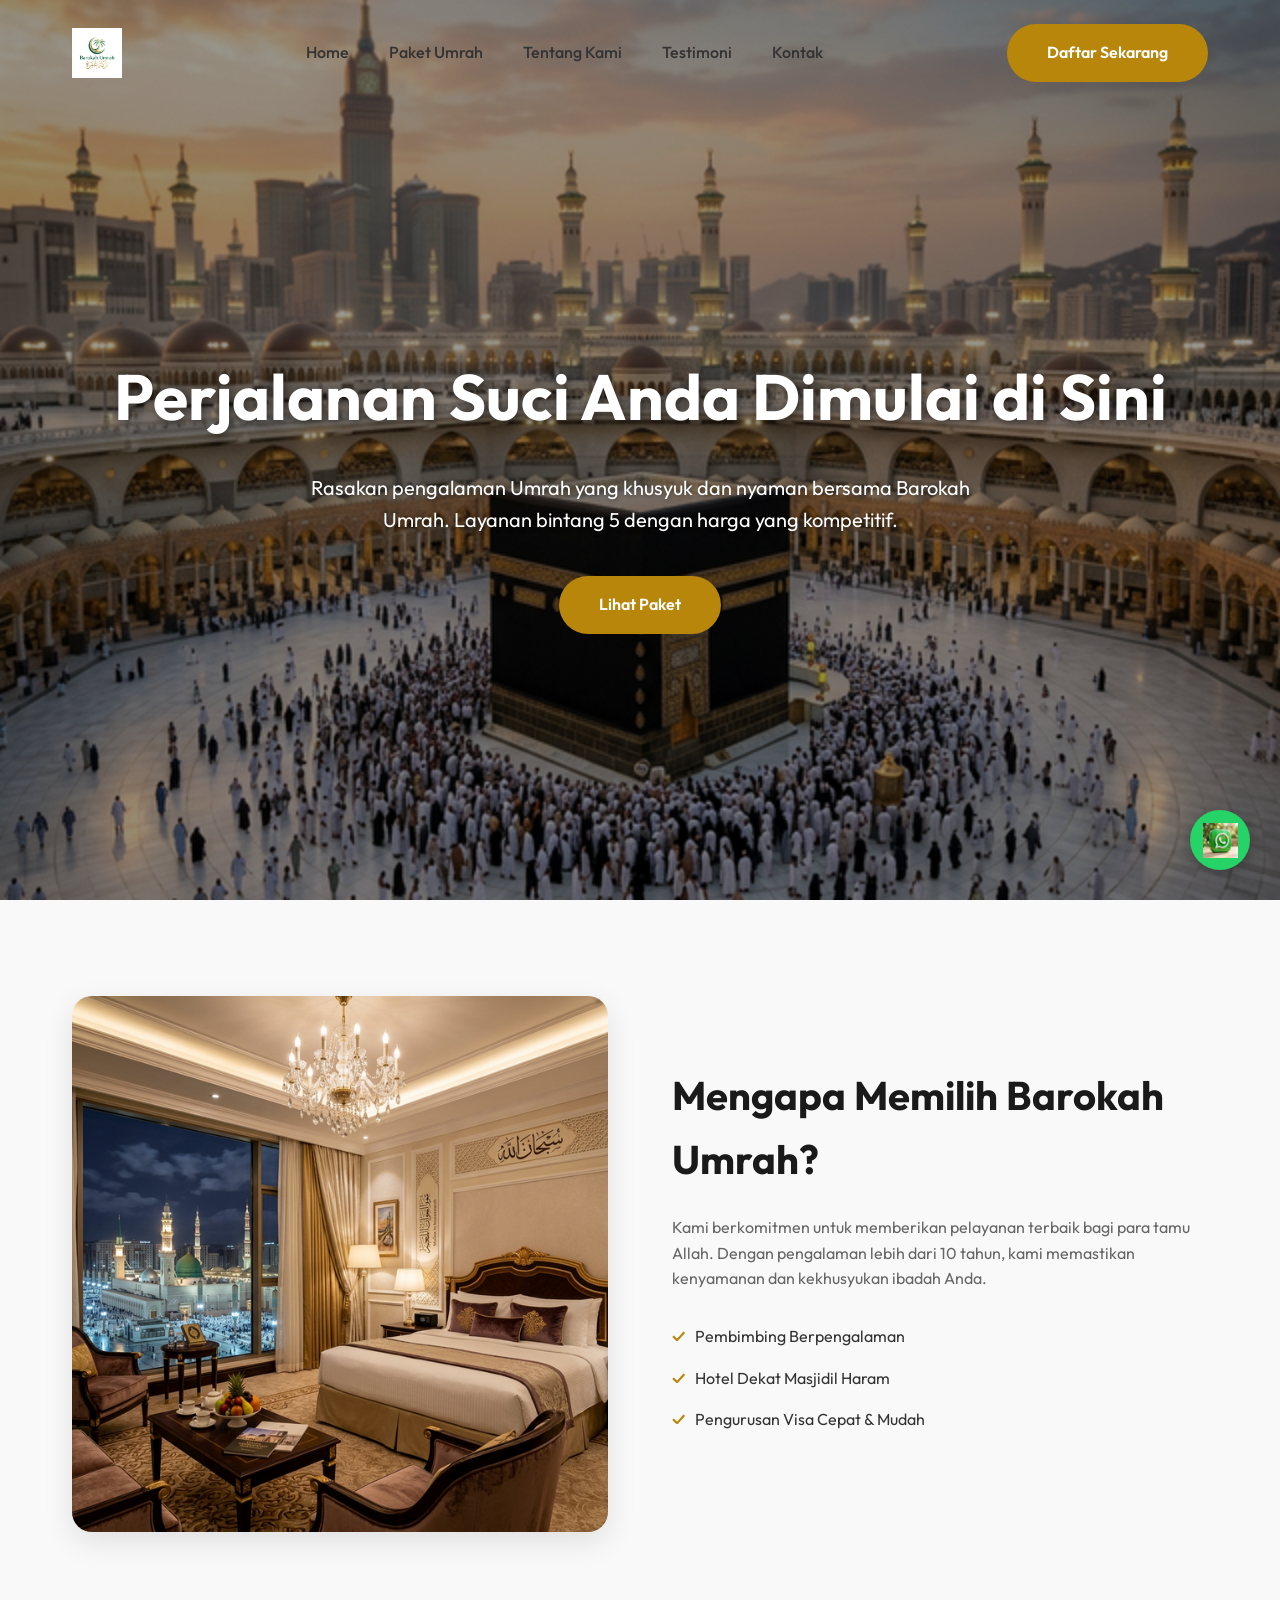
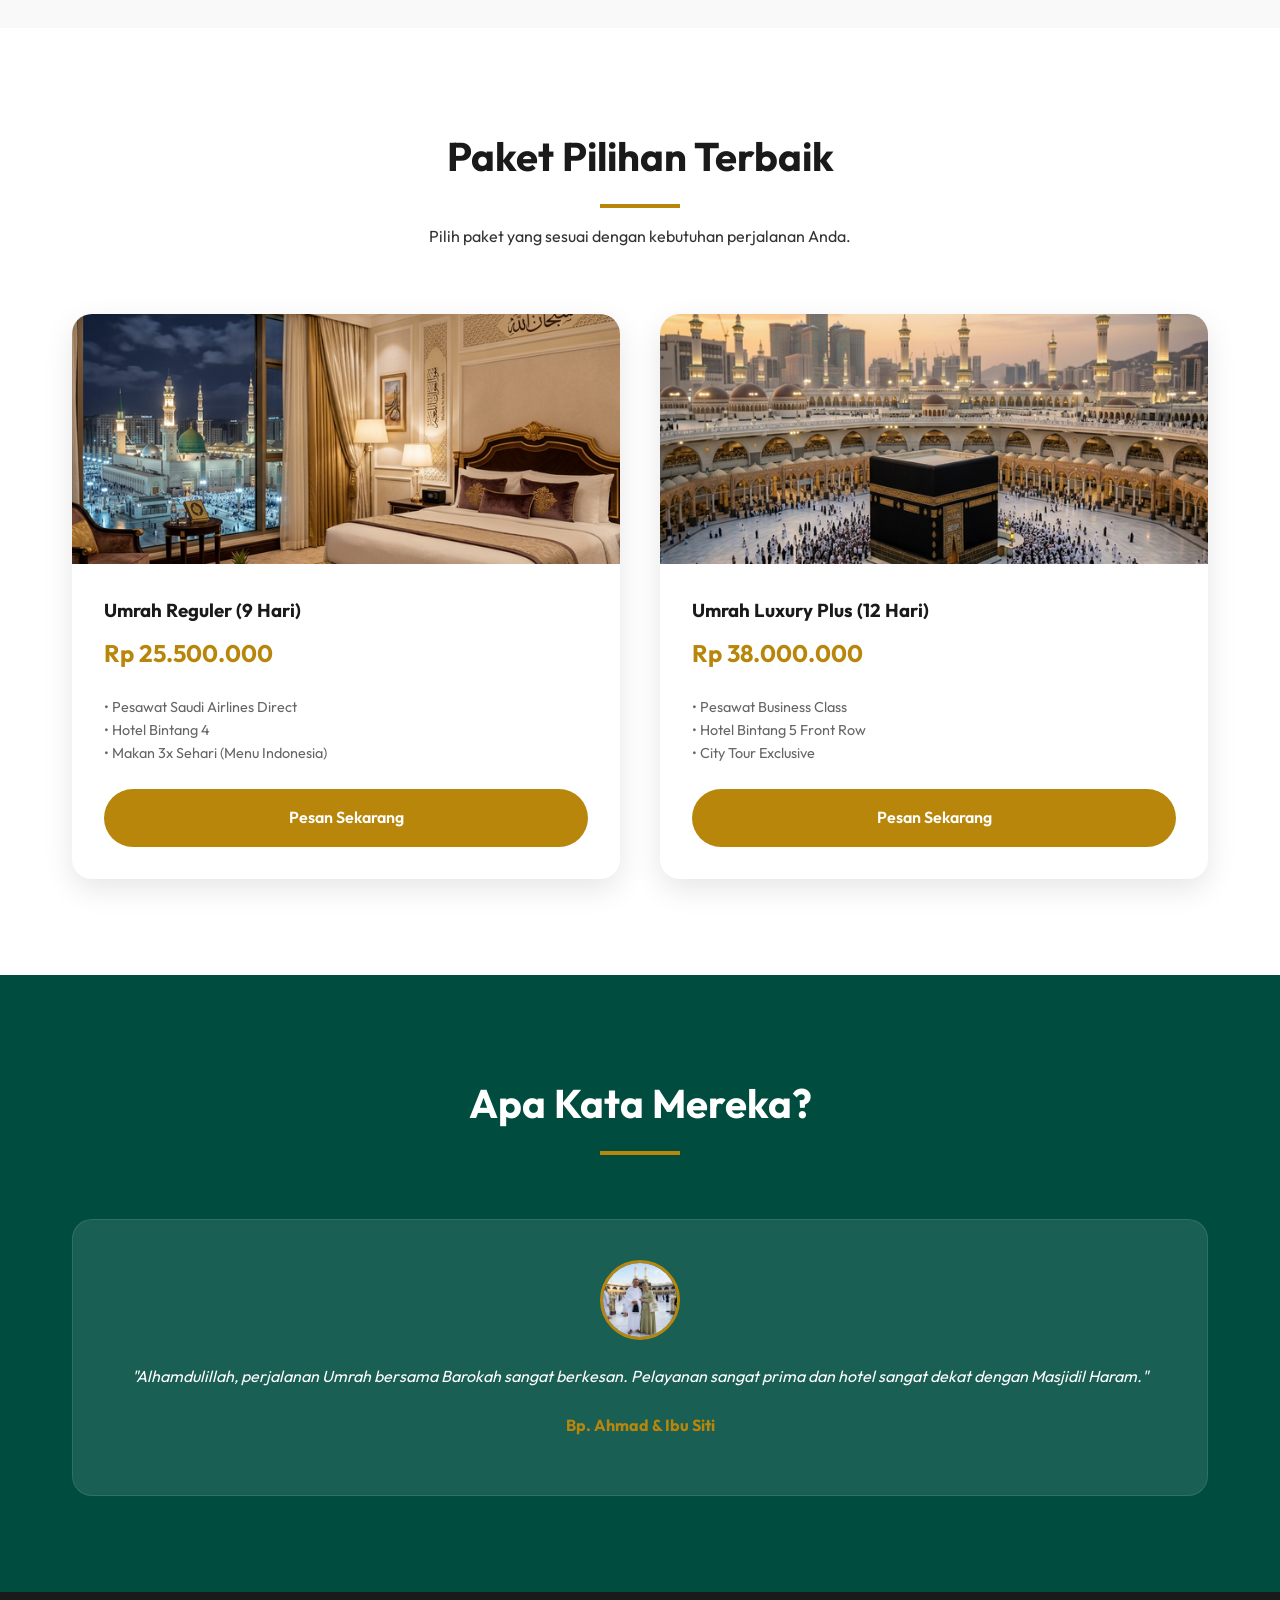
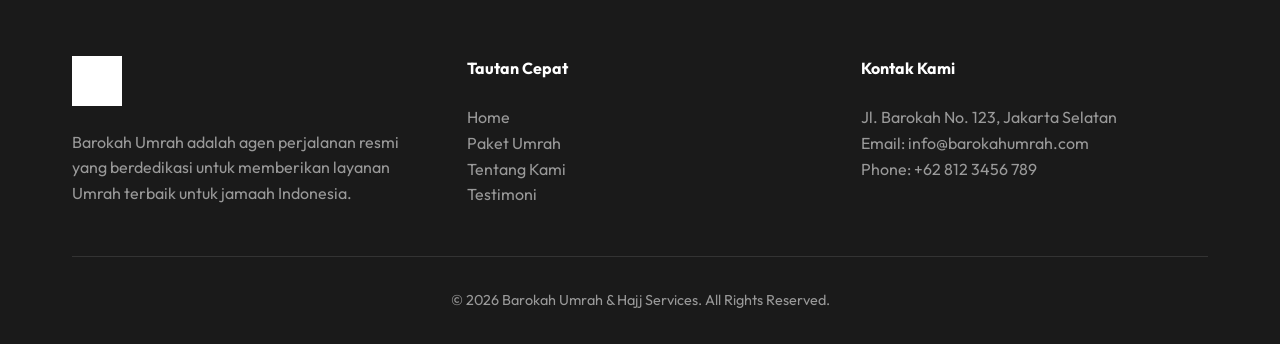
<file: index.html>
<!DOCTYPE html>
<html lang="id">
<head>
    <meta charset="UTF-8">
    <meta name="viewport" content="width=device-width, initial-scale=1.0">
    <title>Barokah Umrah - Perjalanan Suci Penuh Berkah</title>
    <meta name="description" content="Layanan Umrah Terbaik di Indonesia. Paket Umrah Bintang 5 dengan harga terjangkau. Daftar sekarang untuk perjalanan suci Anda.">
    
    <!-- Google Fonts -->
    <link rel="preconnect" href="https://fonts.googleapis.com">
    <link rel="preconnect" href="https://fonts.gstatic.com" crossorigin>
    <link href="https://fonts.googleapis.com/css2?family=Outfit:wght@300;400;500;600;700&display=swap" rel="stylesheet">
    
    <!-- CSS -->
    <link rel="stylesheet" href="assets/css/style.css">
</head>
<body>

    <!-- Components will be loaded here -->
    <div id="navbar-placeholder"></div>
    <div id="header-placeholder"></div>

    <!-- Main Content -->
    <main>
        <!-- Info Section -->
        <section class="section" id="tentang">
            <div class="container" style="display: flex; align-items: center; gap: 4rem; flex-wrap: wrap;">
                <div style="flex: 1; min-width: 300px;">
                    <img src="assets/images/paket-umrah.jpg" alt="About Us" style="border-radius: 20px; box-shadow: var(--shadow);">
                </div>
                <div style="flex: 1; min-width: 300px;">
                    <h2 style="font-size: 2.5rem; margin-bottom: 1.5rem;">Mengapa Memilih Barokah Umrah?</h2>
                    <p style="margin-bottom: 2rem; color: var(--text-light);">Kami berkomitmen untuk memberikan pelayanan terbaik bagi para tamu Allah. Dengan pengalaman lebih dari 10 tahun, kami memastikan kenyamanan dan kekhusyukan ibadah Anda.</p>
                    <ul style="margin-bottom: 2rem;">
                        <li style="margin-bottom: 1rem; display: flex; align-items: center; gap: 10px;">
                            <span style="color: var(--primary); font-weight: bold;">✓</span> Pembimbing Berpengalaman
                        </li>
                        <li style="margin-bottom: 1rem; display: flex; align-items: center; gap: 10px;">
                            <span style="color: var(--primary); font-weight: bold;">✓</span> Hotel Dekat Masjidil Haram
                        </li>
                        <li style="margin-bottom: 1rem; display: flex; align-items: center; gap: 10px;">
                            <span style="color: var(--primary); font-weight: bold;">✓</span> Pengurusan Visa Cepat & Mudah
                        </li>
                    </ul>
                </div>
            </div>
        </section>

        <!-- Package Section -->
        <section class="section" id="paket" style="background: #fff;">
            <div class="container">
                <div class="section-title">
                    <h2>Paket Pilihan Terbaik</h2>
                    <div class="underline"></div>
                    <p>Pilih paket yang sesuai dengan kebutuhan perjalanan Anda.</p>
                </div>
                
                <div class="package-grid">
                    <!-- Package 1 -->
                    <div class="package-card">
                        <div class="package-img">
                            <img src="assets/images/paket-umrah.jpg" alt="Paket Hemat">
                        </div>
                        <div class="package-info">
                            <h3>Umrah Reguler (9 Hari)</h3>
                            <p class="price">Rp 25.500.000</p>
                            <ul style="margin-bottom: 1.5rem; color: var(--text-light); font-size: 0.9rem;">
                                <li>• Pesawat Saudi Airlines Direct</li>
                                <li>• Hotel Bintang 4</li>
                                <li>• Makan 3x Sehari (Menu Indonesia)</li>
                            </ul>
                            <a href="#" class="btn btn-primary" style="width: 100%; text-align: center;">Pesan Sekarang</a>
                        </div>
                    </div>
                    
                    <!-- Package 2 -->
                    <div class="package-card">
                        <div class="package-img">
                            <img src="assets/images/hero.jpg" alt="Paket Luxury">
                        </div>
                        <div class="package-info">
                            <h3>Umrah Luxury Plus (12 Hari)</h3>
                            <p class="price">Rp 38.000.000</p>
                            <ul style="margin-bottom: 1.5rem; color: var(--text-light); font-size: 0.9rem;">
                                <li>• Pesawat Business Class</li>
                                <li>• Hotel Bintang 5 Front Row</li>
                                <li>• City Tour Exclusive</li>
                            </ul>
                            <a href="#" class="btn btn-primary" style="width: 100%; text-align: center;">Pesan Sekarang</a>
                        </div>
                    </div>
                </div>
            </div>
        </section>

        <!-- Testimonial Section -->
        <section class="section testimonials" id="testimoni">
            <div class="container">
                <div class="section-title">
                    <h2 style="color: white;">Apa Kata Mereka?</h2>
                    <div class="underline"></div>
                </div>
                
                <div class="package-grid">
                    <div class="testimonial-card">
                        <img src="assets/images/testimonial1.jpg" alt="Customer" class="testimonial-img">
                        <p style="font-style: italic; margin-bottom: 1.5rem;">"Alhamdulillah, perjalanan Umrah bersama Barokah sangat berkesan. Pelayanan sangat prima dan hotel sangat dekat dengan Masjidil Haram."</p>
                        <h4 style="color: var(--primary);">Bp. Ahmad & Ibu Siti</h4>
                    </div>
                </div>
            </div>
        </section>
    </main>

    <div id="footer-placeholder"></div>

    <!-- Floating WhatsApp -->
    <a href="https://wa.me/628123456789" class="whatsapp-float" target="_blank">
        <img src="assets/icons/whatsapp.png" alt="WhatsApp">
    </a>

    <!-- Scripts -->
    <script src="assets/js/script.js"></script>
</body>
</html>
</file>
<file: assets/css/style.css>
:root {
  --primary: #b8860b; /* Dark Goldenrod */
  --primary-light: #daa520; /* Goldenrod */
  --secondary: #004d40; /* Emerald Green */
  --accent: #d4af37; /* Metallic Gold */
  --dark: #1a1a1a;
  --light: #f9f9f9;
  --white: #ffffff;
  --text: #333333;
  --text-light: #666666;
  --transition: all 0.3s cubic-bezier(0.25, 0.8, 0.25, 1);
  --shadow: 0 10px 30px rgba(0, 0, 0, 0.1);
}

* {
  margin: 0;
  padding: 0;
  box-sizing: border-box;
}

body {
  font-family: "Outfit", "Inter", sans-serif;
  line-height: 1.6;
  color: var(--text);
  background-color: var(--light);
  overflow-x: hidden;
}

h1,
h2,
h3,
h4 {
  font-weight: 700;
  color: var(--dark);
  margin-bottom: 1rem;
}

a {
  text-decoration: none;
  color: inherit;
  transition: var(--transition);
}

ul {
  list-style: none;
}

img {
  max-width: 100%;
  display: block;
}

.container {
  max-width: 1200px;
  margin: 0 auto;
  padding: 0 2rem;
}

/* Navbar */
nav {
  position: fixed;
  top: 0;
  left: 0;
  width: 100%;
  z-index: 1000;
  padding: 1.5rem 0;
  transition: var(--transition);
}

nav.scrolled {
  background: rgba(255, 255, 255, 0.95);
  backdrop-filter: blur(10px);
  padding: 1rem 0;
  box-shadow: var(--shadow);
}

.nav-content {
  display: flex;
  justify-content: space-between;
  align-items: center;
}

.logo img {
  height: 50px;
}

.nav-links {
  display: flex;
  gap: 2.5rem;
}

.nav-links a {
  font-weight: 500;
  color: var(--text);
  position: relative;
}

.nav-links a::after {
  content: "";
  position: absolute;
  bottom: -5px;
  left: 0;
  width: 0;
  height: 2px;
  background: var(--primary);
  transition: var(--transition);
}

.nav-links a:hover::after {
  width: 100%;
}

/* Hero Section */
.hero {
  height: 100vh;
  background:
    linear-gradient(rgba(0, 0, 0, 0.4), rgba(0, 0, 0, 0.4)),
    url("../images/hero.jpg") center/cover no-repeat;
  display: flex;
  align-items: center;
  justify-content: center;
  text-align: center;
  color: var(--white);
  padding-top: 80px;
}

.hero-content h1 {
  font-size: 4rem;
  color: var(--white);
  margin-bottom: 1.5rem;
  text-shadow: 2px 2px 10px rgba(0, 0, 0, 0.5);
}

.hero-content p {
  font-size: 1.25rem;
  max-width: 700px;
  margin: 0 auto 2.5rem;
  text-shadow: 1px 1px 5px rgba(0, 0, 0, 0.5);
}

/* Buttons */
.btn {
  display: inline-block;
  padding: 1rem 2.5rem;
  border-radius: 50px;
  font-weight: 600;
  cursor: pointer;
  transition: var(--transition);
  border: none;
}

.btn-primary {
  background: var(--primary);
  color: var(--white);
}

.btn-primary:hover {
  background: var(--primary-light);
  transform: translateY(-3px);
  box-shadow: 0 10px 20px rgba(184, 134, 11, 0.3);
}

/* Packages */
.section {
  padding: 6rem 0;
}

.section-title {
  text-align: center;
  margin-bottom: 4rem;
}

.section-title h2 {
  font-size: 2.5rem;
}

.section-title .underline {
  width: 80px;
  height: 4px;
  background: var(--primary);
  margin: 1rem auto;
}

.package-grid {
  display: grid;
  grid-template-columns: repeat(auto-fit, minmax(350px, 1fr));
  gap: 2.5rem;
}

.package-card {
  background: var(--white);
  border-radius: 20px;
  overflow: hidden;
  box-shadow: var(--shadow);
  transition: var(--transition);
}

.package-card:hover {
  transform: translateY(-10px);
}

.package-img {
  height: 250px;
  overflow: hidden;
}

.package-img img {
  width: 100%;
  height: 100%;
  object-fit: cover;
  transition: var(--transition);
}

.package-card:hover .package-img img {
  transform: scale(1.1);
}

.package-info {
  padding: 2rem;
}

.package-info h3 {
  margin-bottom: 0.5rem;
}

.price {
  color: var(--primary);
  font-size: 1.5rem;
  font-weight: 700;
  margin-bottom: 1.5rem;
}

/* Testimonials */
.testimonials {
  background: var(--secondary);
  color: var(--white);
}

.testimonials h2 {
  color: var(--white);
}

.testimonial-card {
  background: rgba(255, 255, 255, 0.1);
  backdrop-filter: blur(10px);
  padding: 2.5rem;
  border-radius: 20px;
  text-align: center;
  border: 1px solid rgba(255, 255, 255, 0.1);
}

.testimonial-img {
  width: 80px;
  height: 80px;
  border-radius: 50%;
  margin: 0 auto 1.5rem;
  border: 3px solid var(--primary);
}

/* Floating WhatsApp */
.whatsapp-float {
  position: fixed;
  bottom: 30px;
  right: 30px;
  width: 60px;
  height: 60px;
  background: #25d366;
  border-radius: 50%;
  display: flex;
  align-items: center;
  justify-content: center;
  box-shadow: 0 4px 15px rgba(0, 0, 0, 0.3);
  z-index: 1000;
  transition: var(--transition);
}

.whatsapp-float:hover {
  transform: scale(1.1);
}

.whatsapp-float img {
  width: 35px;
}

/* Footer */
footer {
  background: var(--dark);
  color: #999;
  padding: 4rem 0 2rem;
}

.footer-grid {
  display: grid;
  grid-template-columns: repeat(auto-fit, minmax(250px, 1fr));
  gap: 3rem;
  margin-bottom: 3rem;
}

.footer-col h4 {
  color: var(--white);
  margin-bottom: 1.5rem;
}

.footer-bottom {
  border-top: 1px solid #333;
  padding-top: 2rem;
  text-align: center;
  font-size: 0.9rem;
}
</file>
